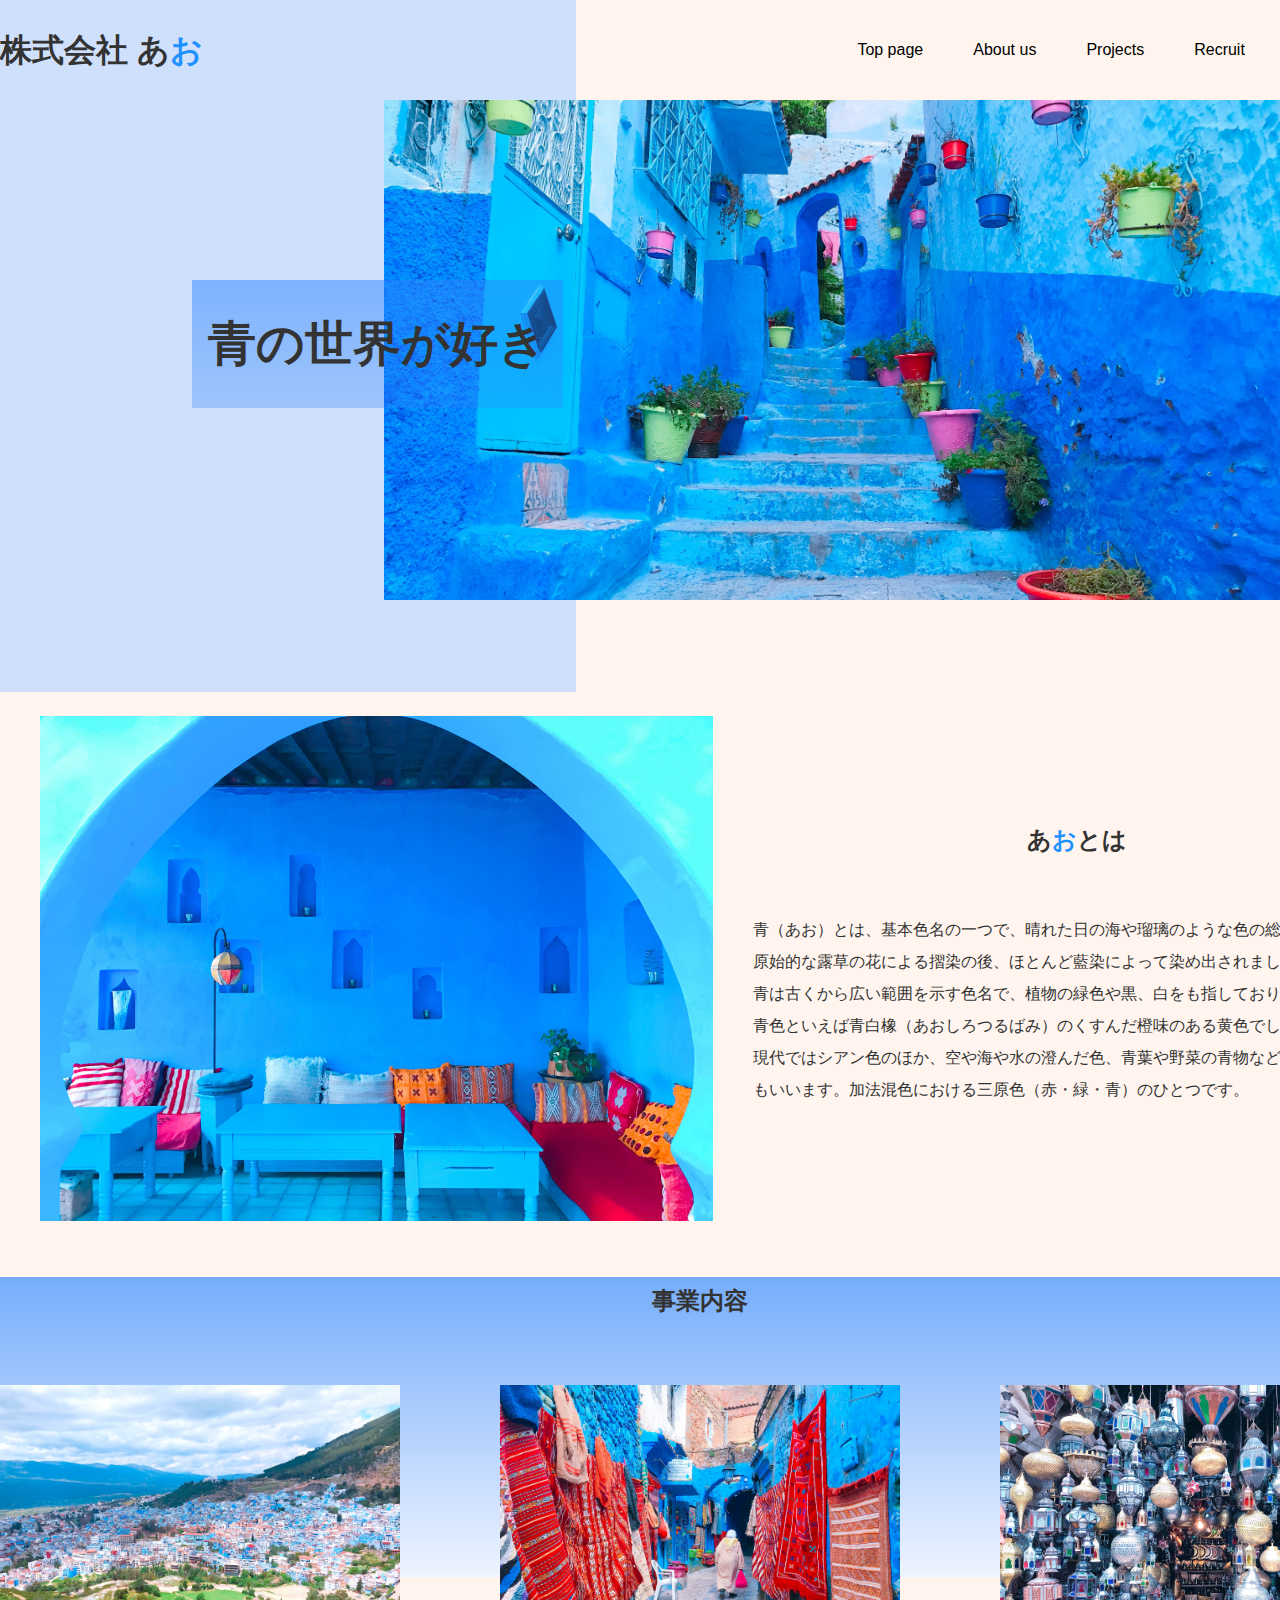
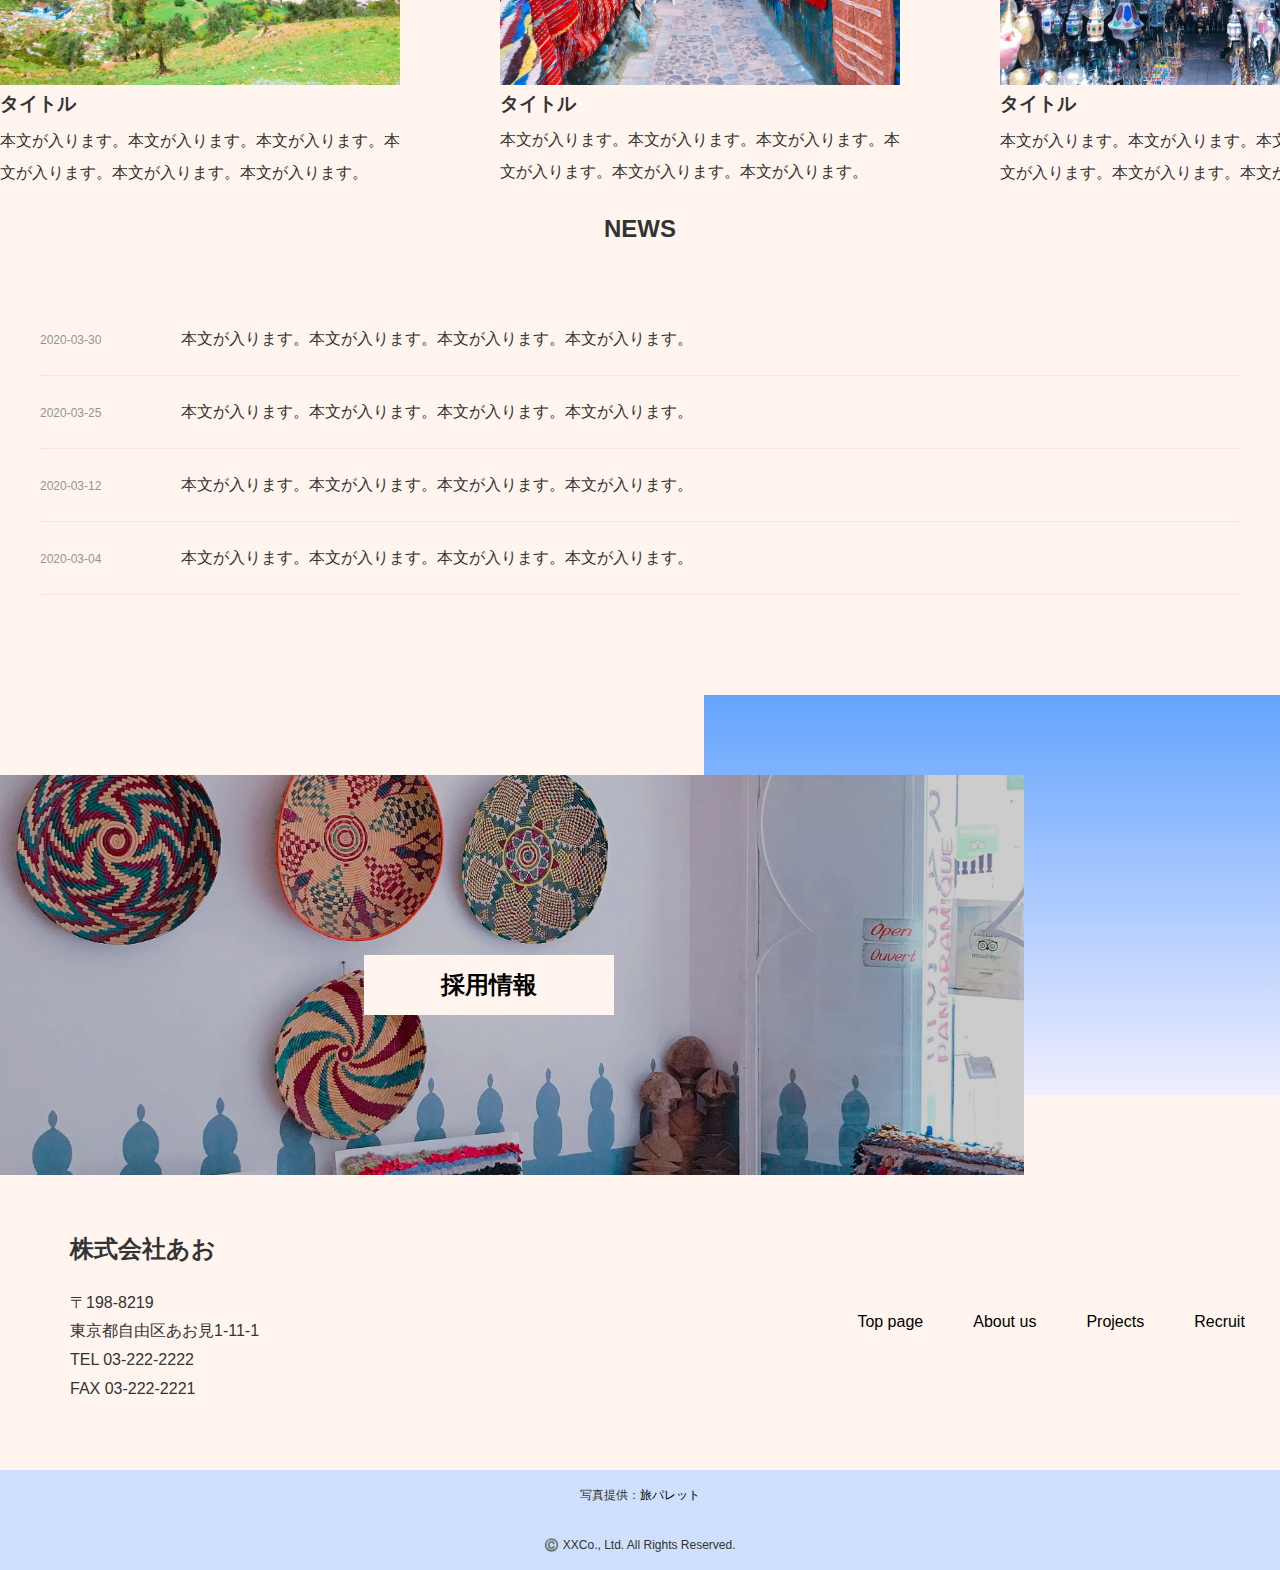
<file: index.html>
<!DOCTYPE html>
<html lang="ja">
<head>
  <meta charset="UTF-8">
  <meta name="viewport" content="width=device-width, initial-scale=1.0">
  <link rel="stylesheet" href="css/style.css">
  <title>株式会社あお</title>
</head>
<body>
  <header class="header">
    <div class="content-wrapper header-nav">
      <h1>株式会社 あ<span class="ao">お</span></h1>
      <nav>
        <ul>
          <li><a href="index.html">Top page</a></li>
          <li><a href="company.html">About us</a></li>
          <li><a href="work.html">Projects</a></li>
          <li><a href="recruit.html">Recruit</a></li>
          <li><a href="contact.html">Contact</a></li>
        </ul>
    </nav>
     </div>
  </header>
  <section class="mainvisual">
    <img src="images/morocco-chefchaouen-bucket.jpg" alt="モロッコ写真">
    <h2>青の世界が好き</h2>
    <div class="bg1"></div>
  </section>
  <main>
    <section class="greeting">
      <div class="content-wrapper">
        <div class="contents">
        <figure><img src="/images/morocco-chefchaouen-casa-perleta-terrace.jpg" alt="モロッコのテラス"></figure>
        <div class="content">
        <h2>あ<span class="ao">お</span>とは</h2>
        <p>青（あお）とは、基本色名の一つで、晴れた日の海や瑠璃のような色の総称のことです。<br>
          原始的な露草の花による摺染の後、ほとんど藍染によって染め出されました。<br>青は古くから広い範囲を示す色名で、植物の緑色や黒、白をも指しており、平安時代には青色といえば青白橡（あおしろつるばみ）のくすんだ橙味のある黄色でした。<br>
          現代ではシアン色のほか、空や海や水の澄んだ色、青葉や野菜の青物など緑色系統の色をもいいます。加法混色における三原色（赤・緑・青）のひとつです。<br>
        </p>
      </div>
      </div>
      </div>
    </section>
    <section class="work">
      <div class="content-wrapper">
        <h2>事業内容</h2>
        <ul>
          <li><a href="#"><figure><img src="/images/morocco-chefchaouen-hill.jpg" alt=""></figure></a>
            <h3>タイトル</h3>
            <p>本文が入ります。本文が入ります。本文が入ります。本文が入ります。本文が入ります。本文が入ります。</p>
          </li>
          <li><a href="#"><figure><img src="/images/morocco-chefchaouen-souvenir.jpg" alt=""></figure></a>
            <h3>タイトル</h3>
            <p>本文が入ります。本文が入ります。本文が入ります。本文が入ります。本文が入ります。本文が入ります。</p>
          </li>
          <li><a href="#"><figure><img src="/images/morocco-marrakech-lamp.jpg" alt=""></figure></a>
            <h3>タイトル</h3>
            <p>本文が入ります。本文が入ります。本文が入ります。本文が入ります。本文が入ります。本文が入ります。</p>
          </li>
        </ul>
      </div>
    </section>
    <section class="news">
      <div class="content-wrapper">
        <h2>NEWS</h2>
        <ul>
          <li><a href="#"><time>2020-03-30</time>本文が入ります。本文が入ります。本文が入ります。本文が入ります。</a></li>
          <li><a href="#"><time>2020-03-25</time>本文が入ります。本文が入ります。本文が入ります。本文が入ります。</a></li>
          <li><a href="#"><time>2020-03-12</time>本文が入ります。本文が入ります。本文が入ります。本文が入ります。</a></li>
          <li><a href="#"><time>2020-03-04</time>本文が入ります。本文が入ります。本文が入ります。本文が入ります。</a></li>
        </ul>

      </div>
    </section>
    <section class="recruit">
      <div class="recruit-img"><img src="/images/morocco-marrakech-atay-cafe.jpg"></div>
      <h2><a href="#">採用情報</a></h2>
    </section>
  </main>
  <footer class="footer">
    <div class="content-wrapper">
      <div class="address">
        <h2>株式会社あお</h2>
        <p>〒198-8219<br>
        東京都自由区あお見1-11-1<br>
        TEL 03-222-2222<br>
        FAX 03-222-2221
      </p>
      </div>
      <ul>
        <li><a href="index.html">Top page</a></li>
        <li><a href="company.html">About us</a></li>
        <li><a href="work.html">Projects</a></li>
        <li><a href="recruit.html">Recruit</a></li>
        <li><a href="contact.html">Contact</a></li>
      </ul>
    </div>
    <div class="copylight">
      <div class=photo>
        <p>写真提供：<a href="https://decorate-my-trip.com" target="_blank" rel="noopener">旅パレット</a></p>
      </div>
      <p>©️ XXCo., Ltd. All Rights Reserved.</p>
    </div>
  </footer>
</body>
</html>
</file>
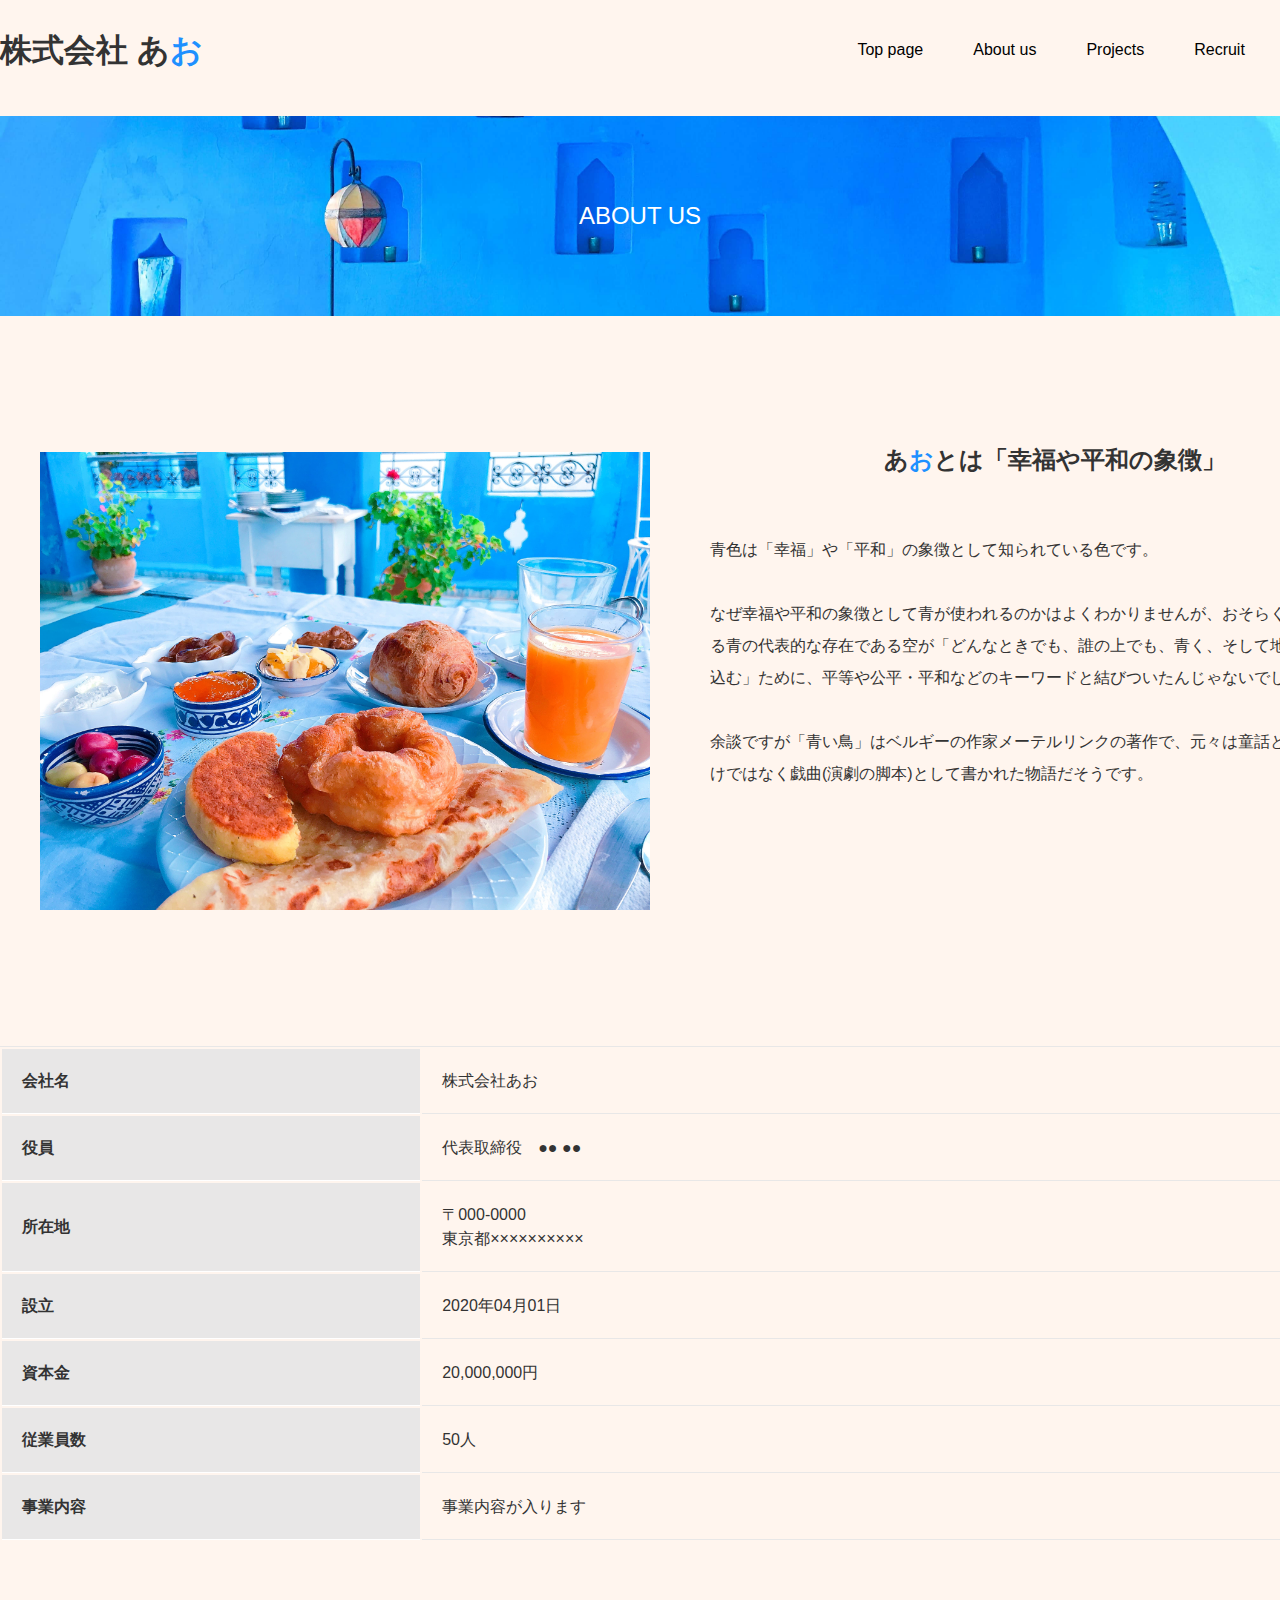
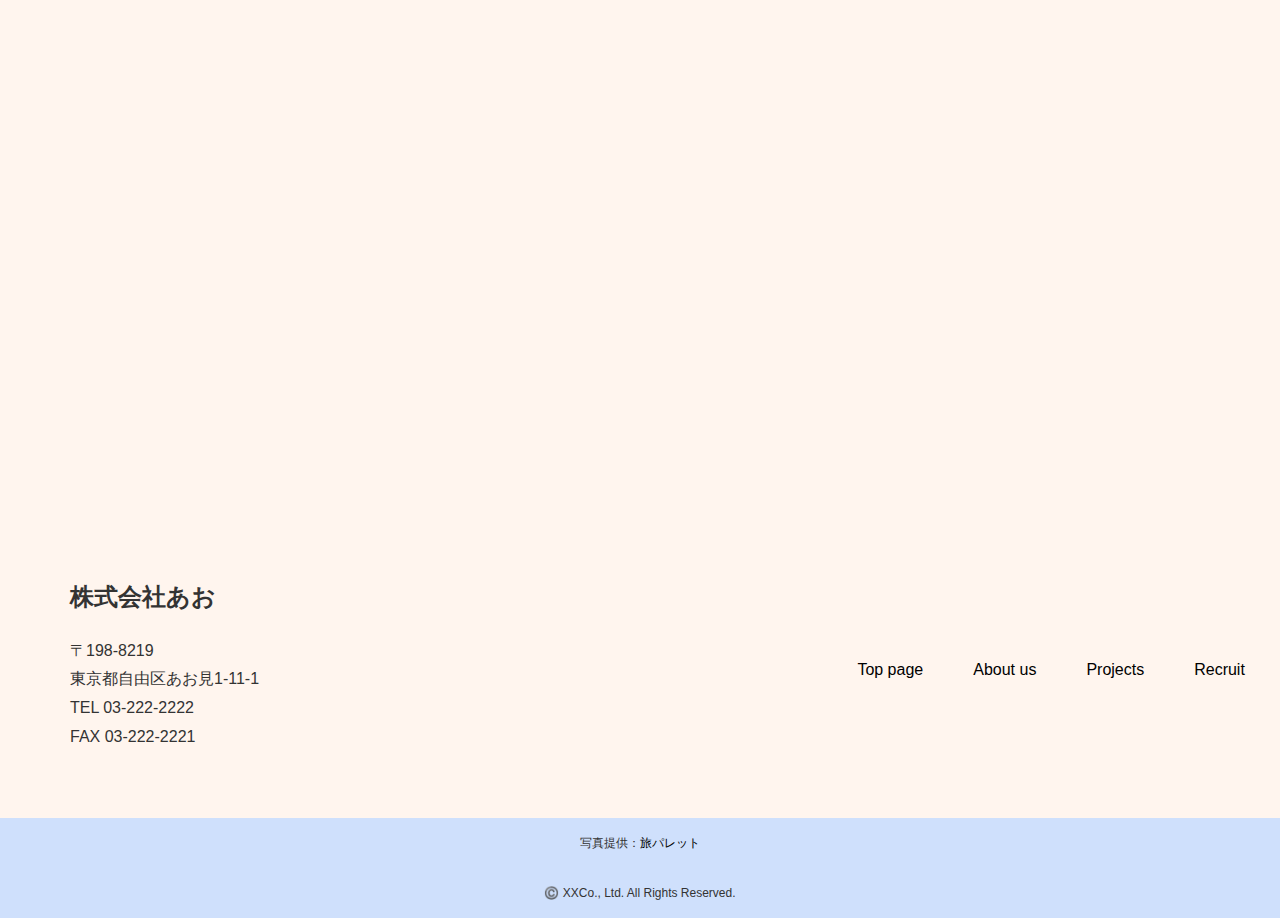
<file: company.html>
<!DOCTYPE html>
<html lang="ja">
<head>
  <meta charset="UTF-8">
  <title>株式会社あお</title>
  <meta name="viewport" content="width=device-width, initial-scale=1.0">
  <link rel="stylesheet" href="css/style.css">
</head>
<body>
  <header class="header">
    <div class="content-wrapper header-nav">
      <h1>株式会社 あ<span class="ao">お</span></h1>
      <nav>
        <ul>
            <li><a href="index.html">Top page</a></li>
            <li><a href="company.html">About us</a></li>
            <li><a href="#">Projects</a></li>
            <li><a href="#">Recruit</a></li>
            <li><a href="#">Contact</a></li>
        </ul>
    </nav>
     </div>
  </header>
  <section class="subvisual">
    <h1>ABOUT US</h1>
  </section>
  <main>
    <section class="company-greeting">
      <div class="content-wrapper">
            <div class="contents">
            <figure><img src="images/morocco-chefchaouen-casa-perleta-breakfast.jpg" alt="モロッコの食卓"></figure>
            <div class="content">
            <h2>あ<span class="ao">お</span>とは「幸福や平和の象徴」</h2>
            <p>青色は「幸福」や「平和」の象徴として知られている色です。<br><br>なぜ幸福や平和の象徴として青が使われるのかはよくわかりませんが、おそらく自然界に存在する青の代表的な存在である空が「どんなときでも、誰の上でも、青く、そして地球の全てを包み込む」ために、平等や公平・平和などのキーワードと結びついたんじゃないでしょうか。<br><br>
              余談ですが「青い鳥」はベルギーの作家メーテルリンクの著作で、元々は童話として書かれたわけではなく戯曲(演劇の脚本)として書かれた物語だそうです。<br>
            </p>
          </div>
          </div>
          </div>
        </section>
    <section class="company-profile">
      <div class="content-wrapper">
        <table class="company">
          <tbody>
          <tr>
            <th>会社名</th>
            <td>株式会社あお</td>
          </tr>
          <tr>
            <th>役員</th>
            <td>代表取締役　●● ●●</td>
          </tr>
          <tr>
            <th>所在地</th>
            <td>〒000-0000<br>東京都××××××××××</td>
          </tr>
          <tr>
            <th>設立</th>
            <td>2020年04月01日</td>
          </tr>
          <tr>
            <th>資本金</th>
            <td>20,000,000円</td>
          </tr>
          <tr>
            <th>従業員数</th>
            <td>50人</td>
          </tr>
          <tr>
            <th>事業内容</th>
            <td>事業内容が入ります</td>
          </tr>
          </tbody>
        </table>
      </div>
    </section>
    <section class="company-map">
      <iframe src="https://www.google.com/maps/embed?pb=!1m18!1m12!1m3!1d3240.8280303808788!2d139.76493611525882!3d35.68123618019432!2m3!1f0!2f0!3f0!3m2!1i1024!2i768!4f13.1!3m3!1m2!1s0x60188bfbd89f700b%3A0x277c49ba34ed38!2z5p2x5Lqs6aeF!5e0!3m2!1sja!2sjp!4v1575548376006!5m2!1sja!2sjp" width="100%" height="450" frameborder="0" style="border:0;" allowfullscreen=""></iframe>
    </section>
  </main>
  <footer class="footer">
    <div class="content-wrapper">
      <div class="address">
        <h2>株式会社あお</h2>
        <p>〒198-8219<br>
        東京都自由区あお見1-11-1<br>
        TEL 03-222-2222<br>
        FAX 03-222-2221
      </p>
      </div>
      <ul>
        <li><a href="index.html">Top page</a></li>
        <li><a href="company.html">About us</a></li>
        <li><a href="#">Projects</a></li>
        <li><a href="#">Recruit</a></li>
        <li><a href="#">Contact</a></li>
      </ul>
    </div>
    <div class="copylight">
      <div class=photo>
        <p>写真提供：<a href="https://decorate-my-trip.com" target="_blank" rel="noopener">旅パレット</a></p>
      </div>
      <p>©️ XXCo., Ltd. All Rights Reserved.</p>
    </div>
  </footer>
</body>
</html>
</file>
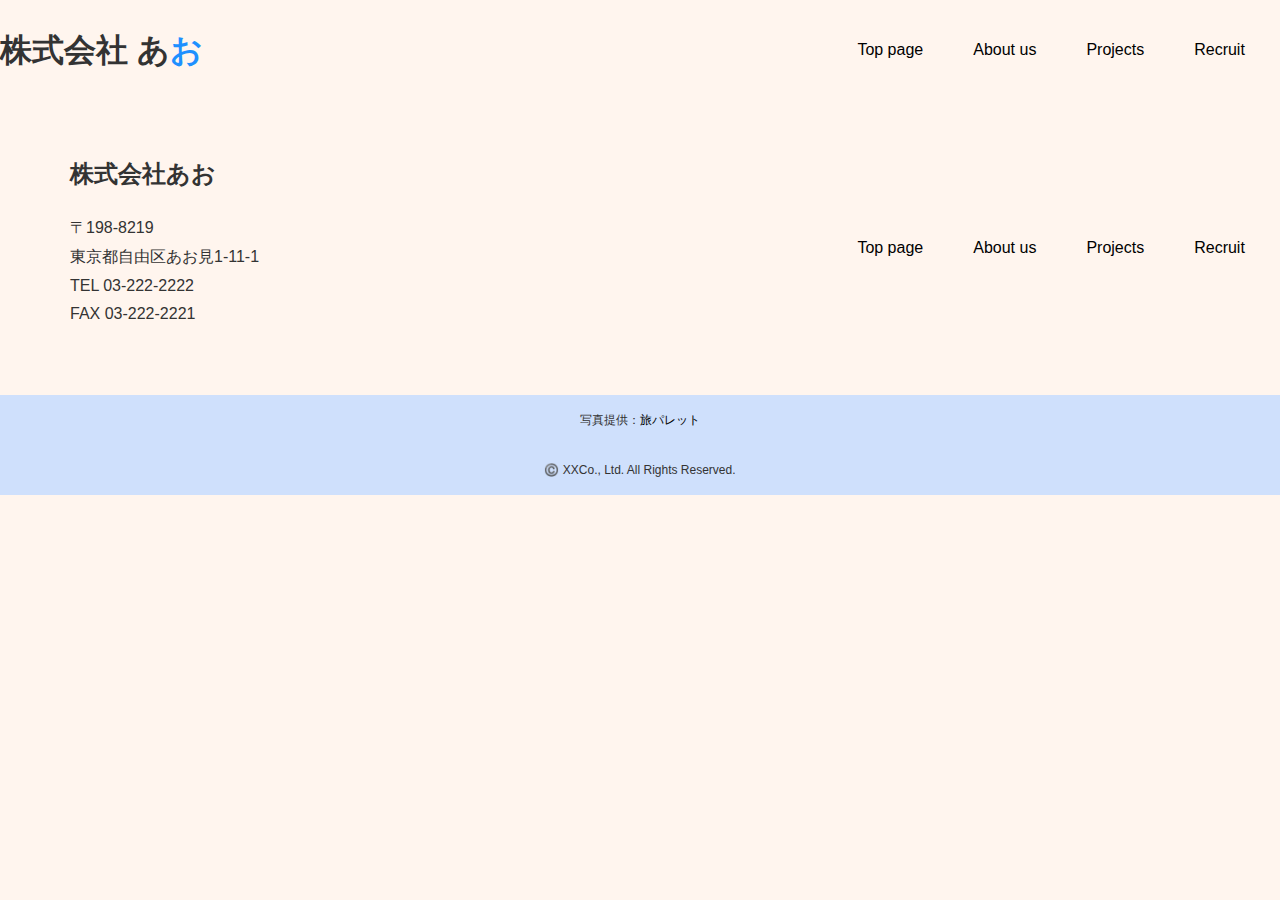
<file: contact.html>
<!DOCTYPE html>
<html lang="ja">
<head>
  <meta charset="UTF-8">
  <meta name="viewport" content="width=device-width, initial-scale=1.0">
  <link rel="stylesheet" href="css/style.css">
  <title>株式会社あお</title>
</head>
<body>
  <header class="header">
    <div class="content-wrapper header-nav">
      <h1>株式会社 あ<span class="ao">お</span></h1>
      <nav>
        <ul>
          <li><a href="index.html">Top page</a></li>
          <li><a href="company.html">About us</a></li>
          <li><a href="work.html">Projects</a></li>
          <li><a href="recruit.html">Recruit</a></li>
          <li><a href="contact.html">Contact</a></li>
        </ul>
    </nav>
     </div>
  </header>



  <footer class="footer">
    <div class="content-wrapper">
      <div class="address">
        <h2>株式会社あお</h2>
        <p>〒198-8219<br>
        東京都自由区あお見1-11-1<br>
        TEL 03-222-2222<br>
        FAX 03-222-2221
      </p>
      </div>
      <ul>
        <li><a href="index.html">Top page</a></li>
        <li><a href="company.html">About us</a></li>
        <li><a href="work.html">Projects</a></li>
        <li><a href="recruit.html">Recruit</a></li>
        <li><a href="contact.html">Contact</a></li>
      </ul>
    </div>
    <div class="copylight">
      <div class=photo>
        <p>写真提供：<a href="https://decorate-my-trip.com" target="_blank" rel="noopener">旅パレット</a></p>
      </div>
      <p>©️ XXCo., Ltd. All Rights Reserved.</p>
    </div>
  </footer>
</body>
</html>
</file>
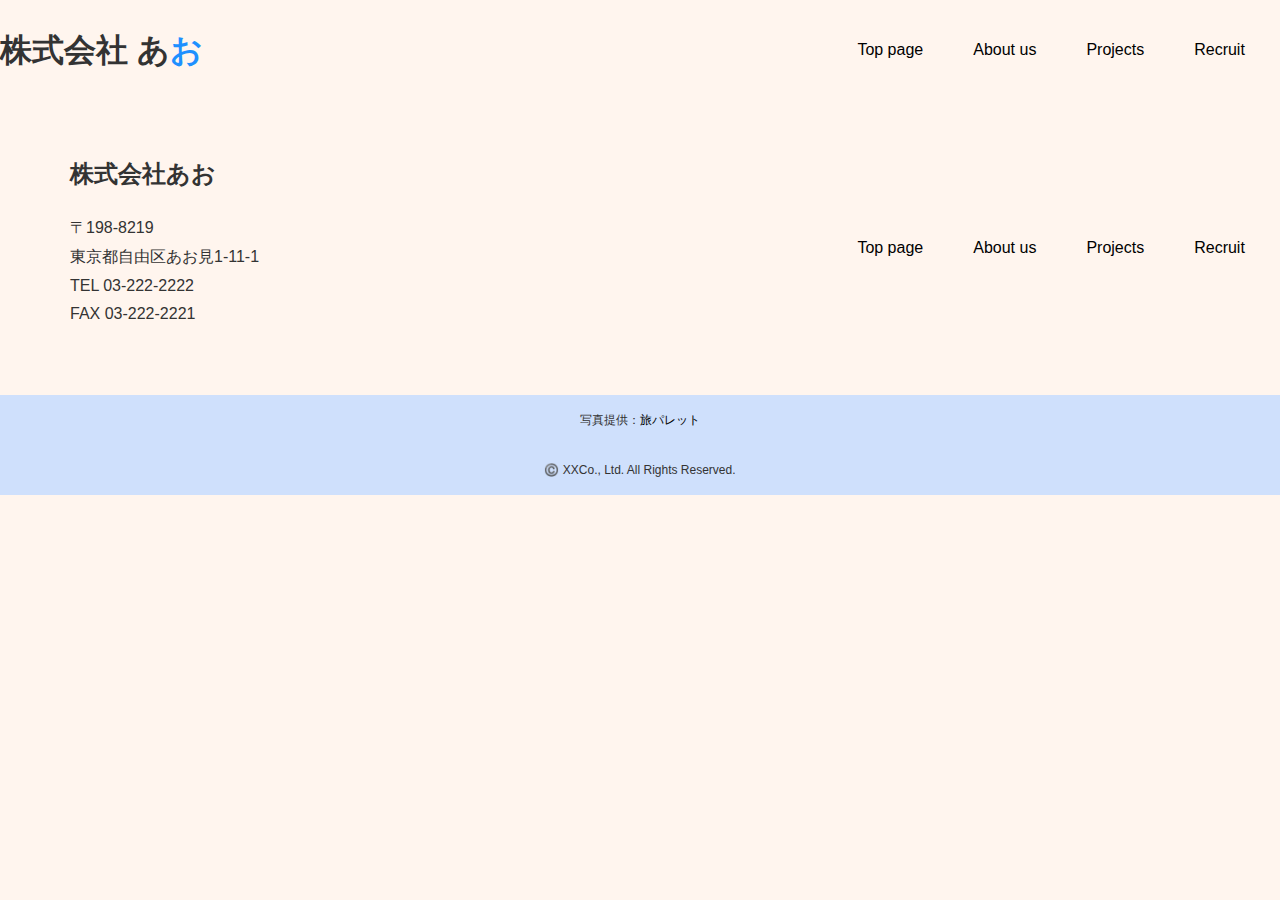
<file: recruit.html>
<!DOCTYPE html>
<html lang="ja">
<head>
  <meta charset="UTF-8">
  <meta name="viewport" content="width=device-width, initial-scale=1.0">
  <link rel="stylesheet" href="css/style.css">
  <title>株式会社あお</title>
</head>
<body>
  <header class="header">
    <div class="content-wrapper header-nav">
      <h1>株式会社 あ<span class="ao">お</span></h1>
      <nav>
        <ul>
          <li><a href="index.html">Top page</a></li>
          <li><a href="company.html">About us</a></li>
          <li><a href="work.html">Projects</a></li>
          <li><a href="recruit.html">Recruit</a></li>
          <li><a href="contact.html">Contact</a></li>
        </ul>
    </nav>
     </div>
  </header>


  <footer class="footer">
    <div class="content-wrapper">
      <div class="address">
        <h2>株式会社あお</h2>
        <p>〒198-8219<br>
        東京都自由区あお見1-11-1<br>
        TEL 03-222-2222<br>
        FAX 03-222-2221
      </p>
      </div>
      <ul>
        <li><a href="index.html">Top page</a></li>
        <li><a href="company.html">About us</a></li>
        <li><a href="work.html">Projects</a></li>
        <li><a href="recruit.html">Recruit</a></li>
        <li><a href="contact.html">Contact</a></li>
      </ul>
    </div>
    <div class="copylight">
      <div class=photo>
        <p>写真提供：<a href="https://decorate-my-trip.com" target="_blank" rel="noopener">旅パレット</a></p>
      </div>
      <p>©️ XXCo., Ltd. All Rights Reserved.</p>
    </div>
  </footer>
</body>
</html>
</file>
<file: css/style.css>
@charset "UTF-8";

html {
  margin:0;
  padding:0;
}

body {
  margin: 0;
  padding: 0;
  font-family: "Yu Gothic", "游ゴシック", YuGothic, "游ゴシック体", sans-serif;
  font-weight: 500;
  color: #333;
  line-height:2.0;
  background-color: seashell;
}

h2,h3,h4,h5 {
  margin: 0;
  padding: 0;
}

img {
  width: 100%;
  vertical-align: bottom;
}

ul,li,dl,dt,dd {
  margin: 0;
  padding: 0;
  list-style: none;
}

a {
  text-decoration: none;
  color: #000;
}

a:hover {
  transition: .3s;
  opacity: 0.6;
}

.content-wrapper {
  width: 1400px;
  margin: 0 auto;
}

.header {
  width: 100%;
}

.ao{
  color: dodgerblue;
}

.header-nav {
  height: 100px;
  display: flex;
  justify-content: space-between;
  align-items: center;
}

.header nav ul {
  display: flex;
  justify-content: space-between;
  align-items: center;
}

.header nav ul li {
  margin-right: 50px;
}

.mainvisual {
  position: relative;
  height: 600px;
}

.mainvisual img {
  width: 70%;
  height: 500px;
  object-fit: cover;
  margin-left: 30%;
}

.mainvisual h2 {
  position: absolute;
  top: 30%;
  left: 15%;
  background:repeating-linear-gradient(rgba(46, 133, 255, 0.5), rgba(46, 133, 255, 0.3))
  ;
  font-size: 3rem;
  padding: 1rem;
}

.bg1 {
  background: rgba(195, 219, 255, 0.8);
  height: 700px;
  width: 45%;
  position: absolute;
  top: -18%;
  left: 0;
  z-index: -1;
}

.greeting h2 {
  margin-bottom: 50px;
  text-align: center;
}

.greeting .contents {
  display: flex;
  width: 100%;
  justify-content: space-between;
  margin:0 auto;
  align-items: center;
}

.greeting .contents figure {
  width: 50%;
}

.greeting .content {
  width: 48%;
}

.work {
  width: 100%;
  padding-top: 40px;
  position: relative;
}
.work::before {
  content:'';
  background: linear-gradient(rgba(83, 155, 255,0.8), rgb(238, 244, 255));
  position: absolute;
  width: 100%;
  height: 300px;
  z-index: -1;
}

.work h2 {
  margin-bottom: 60px;
  text-align: center;
}

.work ul {
  display: flex;
  justify-content: space-between;
  width: 1400px;
  margin:0 auto;
}

.work ul li {
  width: 400px;
}

.work ul li figure {
  margin: 0;
}

.work p{
  margin-top: 2px;
}

.news .content-wrapper {
  width: 1200px;
  margin: 0 auto;
  margin-bottom: 180px;
}

.news h2 {
  margin-bottom: 50px;
  text-align: center;
}

.news li {
  border-bottom: dotted 1px #dedede;
  padding-top: 20px;
  padding-bottom: 20px;
}

.news li a {
  color:#333333;
}

.news li a:hover{
  opacity: 0.6;
}

.news li time {
  font-size: 0.75em;
  color: #949494;
  padding-right: 0px;
  margin-right: 80px;
}

.recruit {
  position: relative;
}

.recruit-img img {
  width: 80%;
  height: 400px;
  margin-right: 20%;
  object-fit: cover;
}

.recruit-img::after {
  content: "";
  position: absolute;
  width: 80%;
  height: 100%;
  top: 0%;
  left: 0%;
  background-color: rgba(0,0,0,0.2);
}

.recruit h2 a{
  position: absolute;
  top: 45%;
  right: 52%;
  width: 250px;
  height: 60px;
  background-color: seashell;
  line-height: 60px;
  text-align:center ; 
}

.recruit::before {
  content: "";
  position: absolute;
  background:linear-gradient(rgba(83, 155, 255, 0.9), rgb(240, 238, 255));
  height: 400px;
  width: 45%;
  top: -20%;
  right: 0;
  z-index: -1;
}

footer .content-wrapper {
  display: flex;
  justify-content: space-between;
  align-items: center;
  padding: 50px 0;
}

.address {
  margin-left: 5%;
}

.address p {
  line-height: 1.8;
}

footer ul {
  display: flex;
}

footer ul li {
  margin-right: 50px;
}

.copylight p {
  text-align: center;
  font-size: 0.75rem;
  margin: 0;
  line-height: 50px;
  color: #333;
  background-color: rgba(195, 219, 255, 0.8);
}

.subvisual {
  margin-bottom: 120px;
  background-image: url(../images/morocco-chefchaouen-casa-perleta-terrace.jpg);
  background-repeat: no-repeat;
  background-position: center;
  background-size: cover;
}

.subvisual h1{
  text-align: center;
  font-size: 1.5rem;
  color: #fff;
  line-height: 200px;
  font-weight: normal;
}

.company-greeting {
  margin-bottom: 120px;
}

.company-greeting .contents {
  display: grid;
  grid-template-columns: 1fr 1fr;
  grid-gap: 20px;
}

.company-greeting h2 {
  margin-bottom: 50px;
  text-align: center;
}

.company-profile {
  margin-bottom: 120px;
}

table.company {
  width: 100%;
  margin: 0 auto;
  border-top: 1px solid #e8e7e7;
}

table.company th {
  background-color: #e8e7e7;
  box-sizing: border-box;
  padding: 20px;
  width: 30%;
  line-height: 1.5em;
  text-align: left;
  border-bottom: 1px solid #fff;
}

table.company td {
  text-align: left;
  box-sizing: border-box;
  padding: 20px;
  border-bottom: 1px solid #e8e7e7;
  line-height: 1.5em;
}

.company-map {
  width: 100%;
  }

  .work-description01 {
    margin-bottom: 240px;
  }

  .work-description01 dl {
    width: 100%;
    position: relative;
  }

.work-description01 dt img {
  width: 60%;
  height: 500px;
  object-fit: cover;
}

.work-description01 dl dd {
  width: 40%;
  position: absolute;
  top: 40%;
  left: 40%;
  background-color: seashell;
  padding: 80px;
  z-index: 2;
}

.work-description02 {
  margin-bottom: 240px;
}

.work-description02 dl {
  width: 100%;
  position: relative;
}

.work-description02 dt img {
  width: 60%;
  height: 500px;
  object-fit: cover;
} 

.work-description02 dt {
  display: flex;
  justify-content: flex-end;
}

.work-description02 dd {
  width: 40%;
  position: absolute;
  top: 40%;
  left: 10%;
  background-color: seashell;
  padding: 80px;
  z-index: 2;
}

.work-description03 {
  margin-bottom: 240px;
}

.work-description03 dl {
  width: 100%;
  position: relative;
}

.work-description03 dt img {
  width: 60%;
  height: 500px;
  object-fit: cover;
}

.work-description03 dd {
  width: 40%;
  position: absolute;
  top: 40%;
  left: 40%;
  background-color: seashell;
  padding: 80px;
  z-index: 2;
}

.work-description01 dd::after {
  content:"BLUE";
  font-family: Georgia, 'Times New Roman', Times, serif;
  font-size: 6.8em;
  color: rgba(255, 255, 255,0.8);
  position: absolute;
  top: -200px;
  right: 15%;
}

.work-description02 dd::after {
  content:"HAPPY";
  font-family: Georgia, 'Times New Roman', Times, serif;
  font-size: 6.7em;
  color: rgba(255, 255, 255,0.8);
  position: absolute;
  top: -200px;
  left: 5%;
}

.work-description03 dd::after {
  content:"PEACE";
  font-family: Georgia, 'Times New Roman', Times, serif;
  font-size: 6.8em;
  color: rgba(255, 255, 255,0.8);
  position: absolute;
  top: -200px;
  right: 10%;
}
</file>
